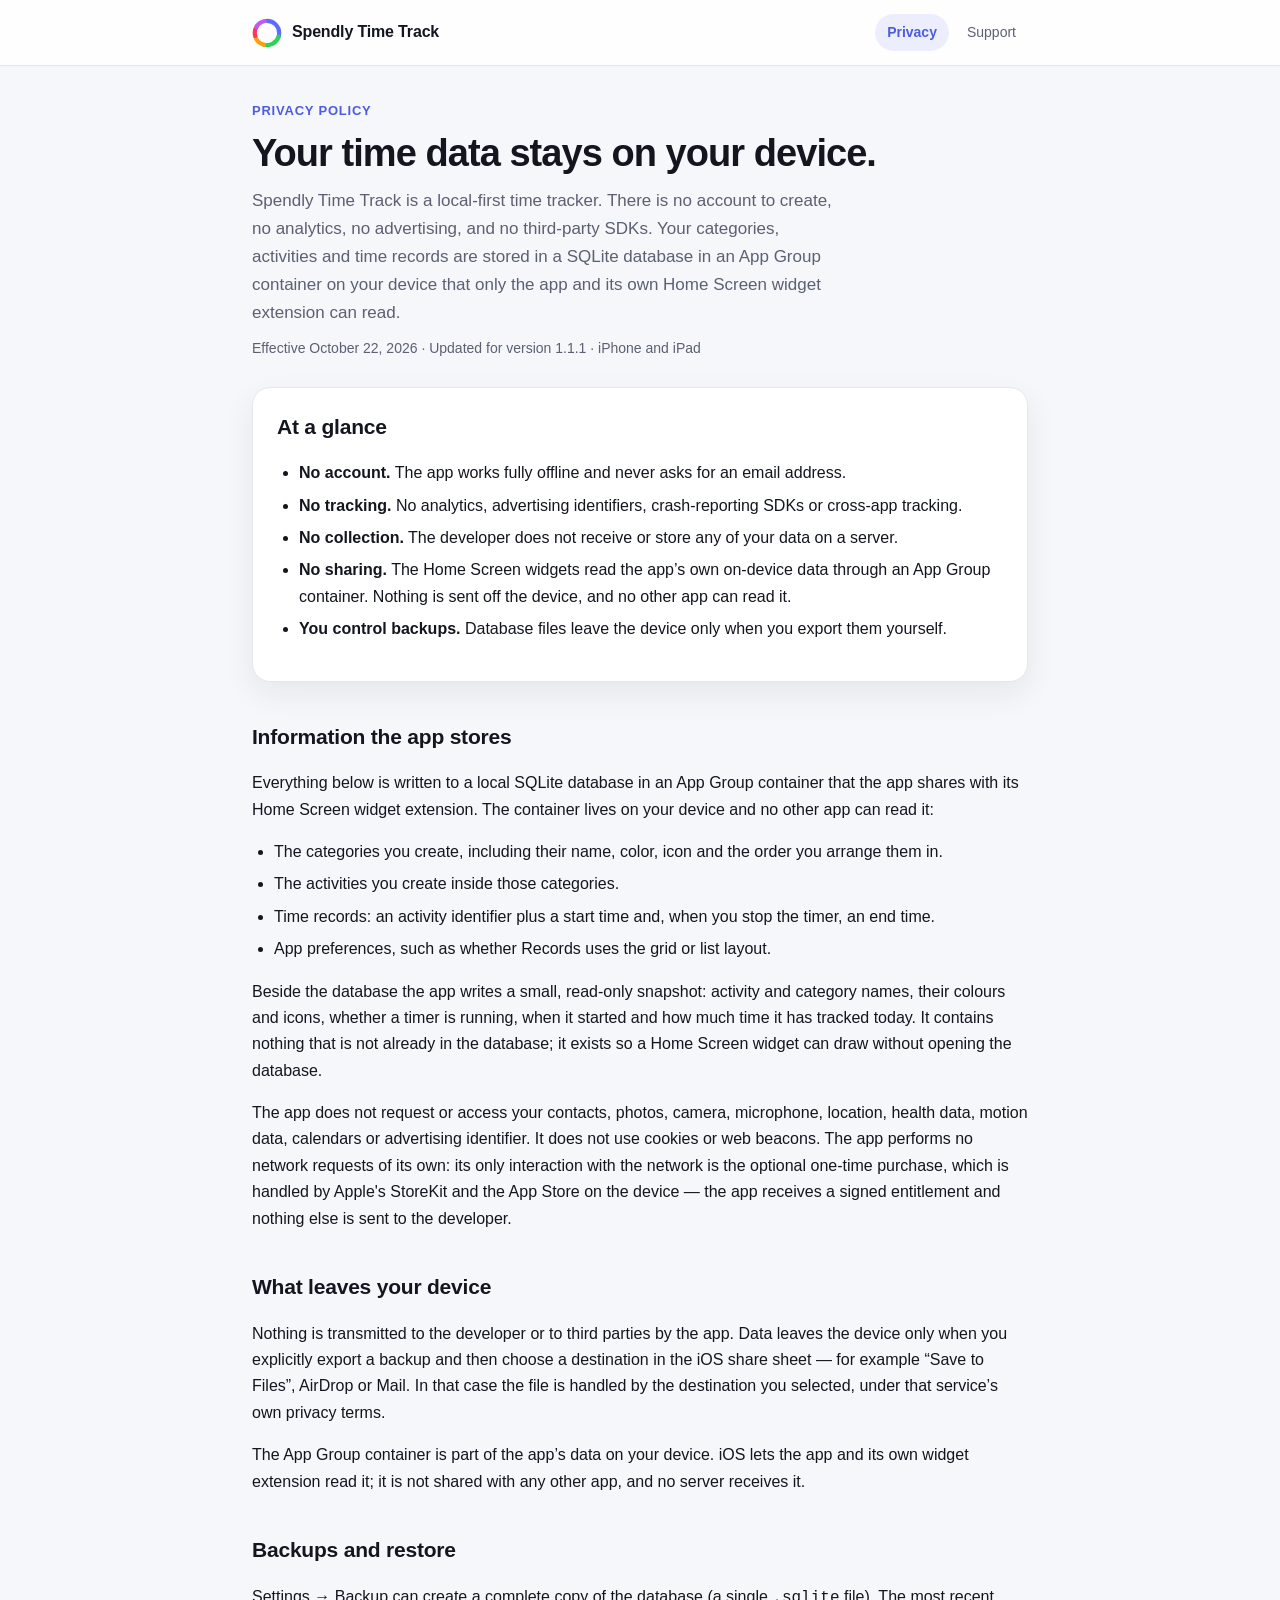
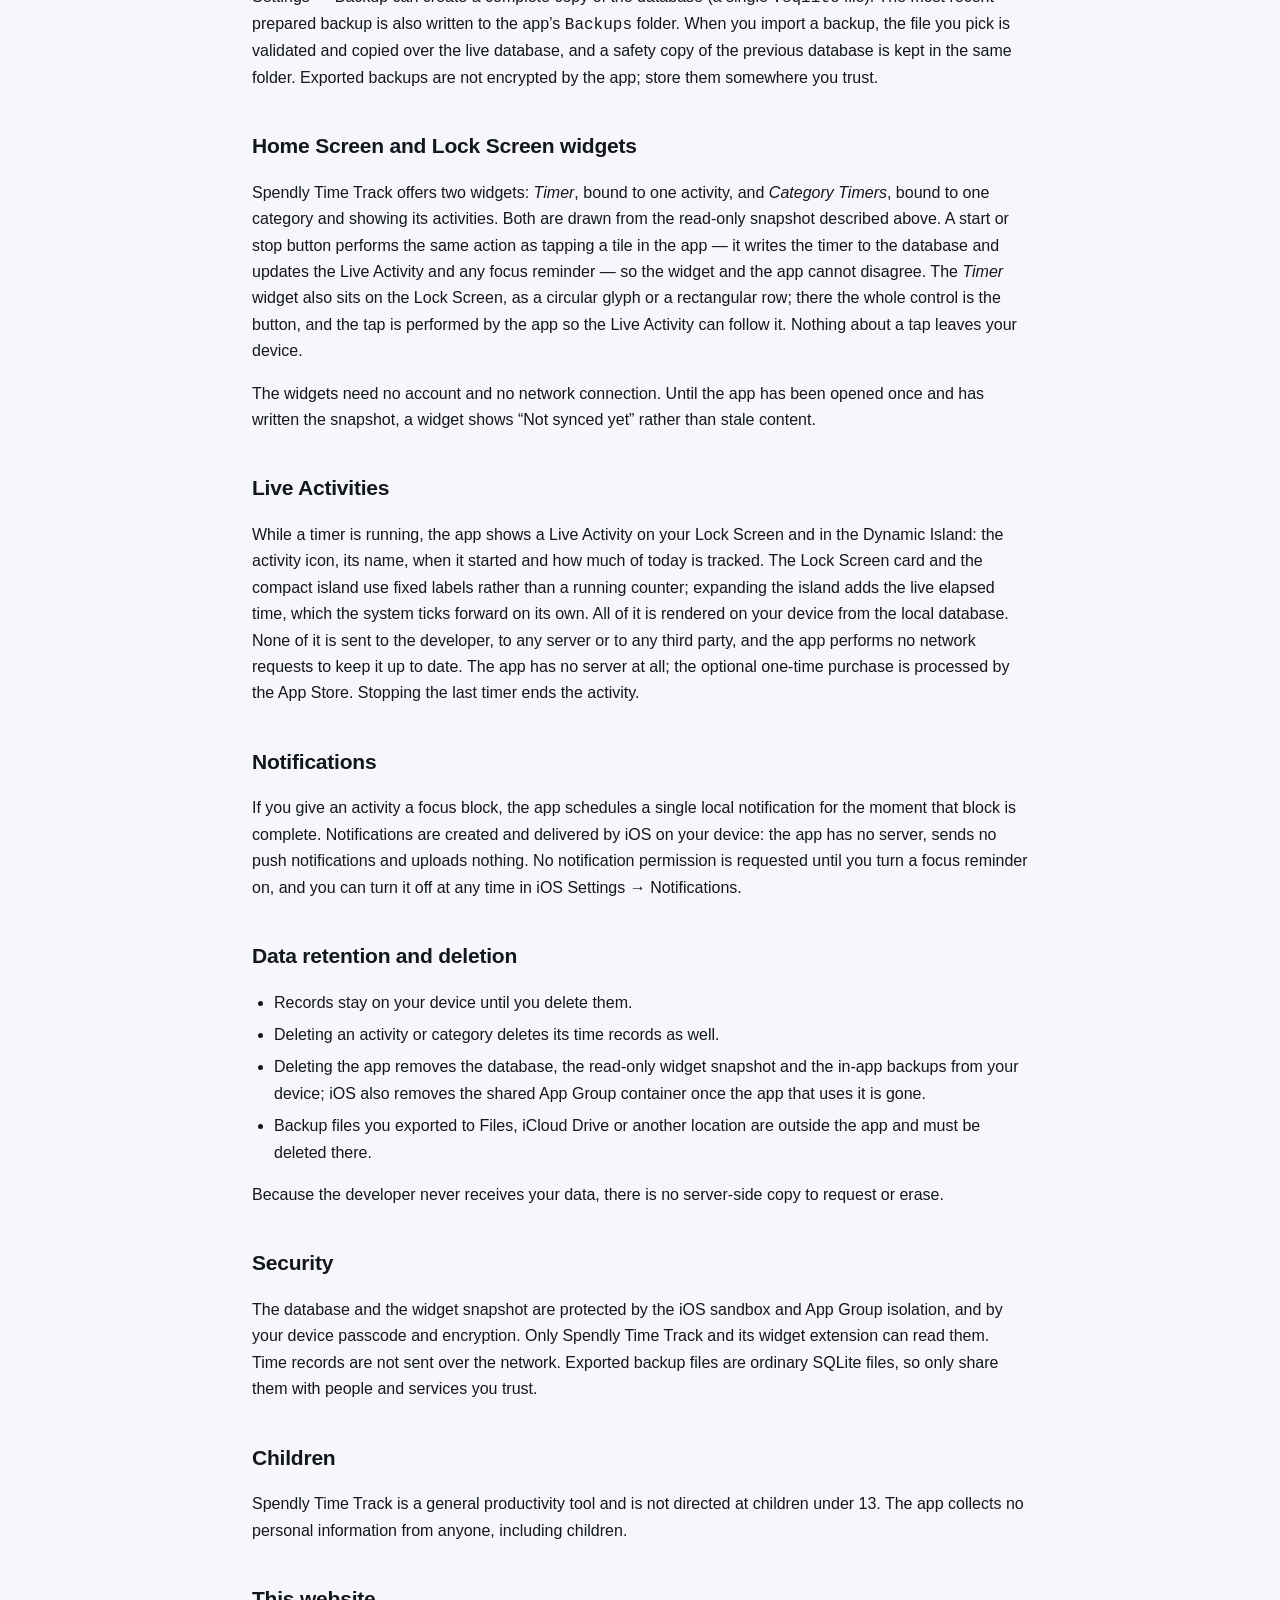
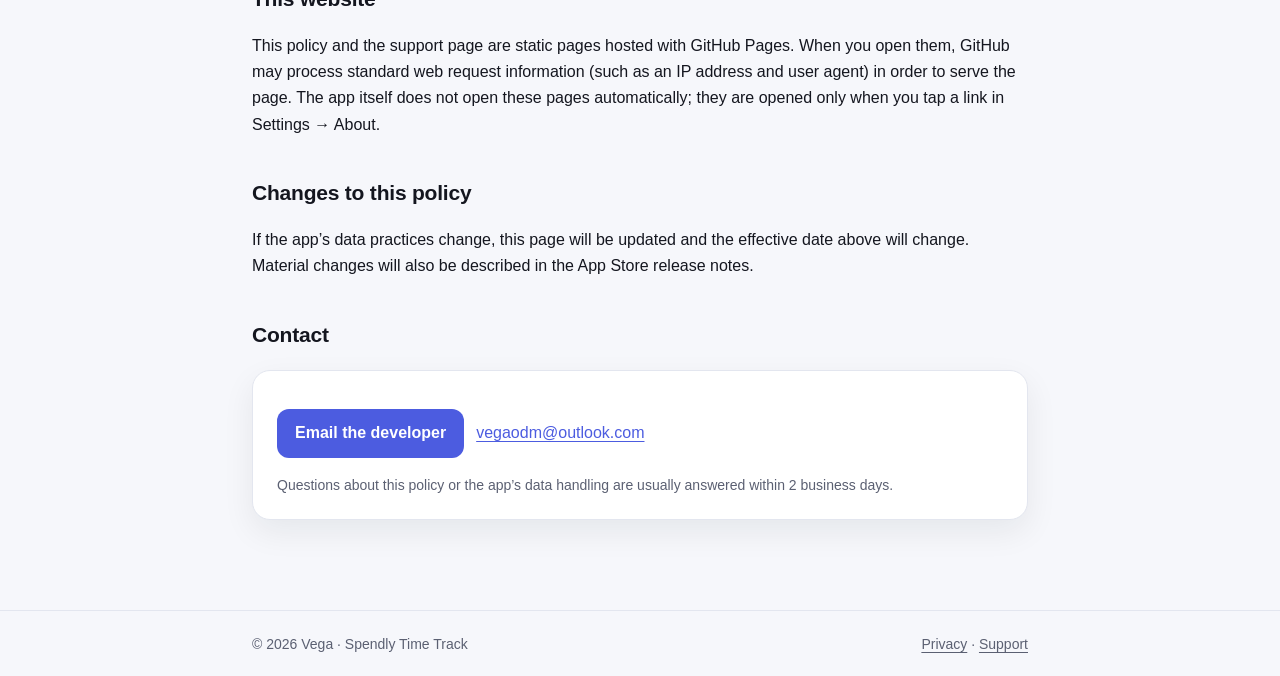
<file: index.html>
<!doctype html>
<html lang="en">
<head>
  <meta charset="utf-8">
  <meta name="viewport" content="width=device-width, initial-scale=1">
  <title>Privacy Policy — Spendly Time Track</title>
  <meta name="description" content="Spendly Time Track privacy policy: all time records stay on your device and are shared only with the app’s own Home Screen widgets. No account, no analytics, no advertising.">
  <link rel="stylesheet" href="assets/style.css">
</head>
<body>
  <a class="skip-link" href="#main">Skip to content</a>

  <header class="site-header">
    <div class="inner">
      <a class="brand" href="index.html">
        <svg viewBox="0 0 64 64" role="img" aria-label="Spendly Time Track">
          <circle cx="32" cy="32" r="26" fill="none" stroke="#5B6CFF" stroke-width="9" stroke-linecap="round"
                  stroke-dasharray="49 164" transform="rotate(-90 32 32)"/>
          <circle cx="32" cy="32" r="26" fill="none" stroke="#30D158" stroke-width="9" stroke-linecap="round"
                  stroke-dasharray="39 174" transform="rotate(18 32 32)"/>
          <circle cx="32" cy="32" r="26" fill="none" stroke="#FF9F0A" stroke-width="9" stroke-linecap="round"
                  stroke-dasharray="29 184" transform="rotate(104 32 32)"/>
          <circle cx="32" cy="32" r="26" fill="none" stroke="#FF375F" stroke-width="9" stroke-linecap="round"
                  stroke-dasharray="22 191" transform="rotate(166 32 32)"/>
          <circle cx="32" cy="32" r="26" fill="none" stroke="#BF5AF2" stroke-width="9" stroke-linecap="round"
                  stroke-dasharray="22 191" transform="rotate(210 32 32)"/>
          <circle cx="32" cy="32" r="2.6" fill="#fff"/>
          <path d="M32 32V19" stroke="#fff" stroke-width="3" stroke-linecap="round"/>
          <path d="M32 32l8 6" stroke="#fff" stroke-width="3" stroke-linecap="round"/>
        </svg>
        Spendly Time Track
      </a>
      <nav class="site-nav" aria-label="Site">
        <a href="index.html" aria-current="page">Privacy</a>
        <a href="support.html">Support</a>
      </nav>
    </div>
  </header>

  <main id="main">
    <div class="hero">
      <p class="eyebrow">Privacy Policy</p>
      <h1>Your time data stays on your device.</h1>
      <p class="lede">
        Spendly Time Track is a local-first time tracker. There is no account to create,
        no analytics, no advertising, and no third-party SDKs. Your categories, activities
        and time records are stored in a SQLite database in an App Group container on your
        device that only the app and its own Home Screen widget extension can read.
      </p>
      <p class="meta">Effective October 22, 2026 · Updated for version 1.1.1 · iPhone and iPad</p>
    </div>

    <div class="card">
      <h2>At a glance</h2>
      <ul>
        <li><strong>No account.</strong> The app works fully offline and never asks for an email address.</li>
        <li><strong>No tracking.</strong> No analytics, advertising identifiers, crash-reporting SDKs or cross-app tracking.</li>
        <li><strong>No collection.</strong> The developer does not receive or store any of your data on a server.</li>
        <li><strong>No sharing.</strong> The Home Screen widgets read the app’s own on-device data through an App Group container. Nothing is sent off the device, and no other app can read it.</li>
        <li><strong>You control backups.</strong> Database files leave the device only when you export them yourself.</li>
      </ul>
    </div>

    <h2>Information the app stores</h2>
    <p>
      Everything below is written to a local SQLite database in an App Group container that the
      app shares with its Home Screen widget extension. The container lives on your device and no
      other app can read it:
    </p>
    <ul>
      <li>The categories you create, including their name, color, icon and the order you arrange them in.</li>
      <li>The activities you create inside those categories.</li>
      <li>Time records: an activity identifier plus a start time and, when you stop the timer, an end time.</li>
      <li>App preferences, such as whether Records uses the grid or list layout.</li>
    </ul>
    <p>
      Beside the database the app writes a small, read-only snapshot: activity and category names,
      their colours and icons, whether a timer is running, when it started and how much time it has
      tracked today. It contains nothing that is not already in the database; it exists so a Home
      Screen widget can draw without opening the database.
    </p>
    <p>
      The app does not request or access your contacts, photos, camera, microphone, location,
      health data, motion data, calendars or advertising identifier. It does not use cookies or
      web beacons. The app performs no network requests of its own: its only interaction with the
      network is the optional one-time purchase, which is handled by Apple's StoreKit and the App
      Store on the device — the app receives a signed entitlement and nothing else is sent to the
      developer.
    </p>

    <h2>What leaves your device</h2>
    <p>
      Nothing is transmitted to the developer or to third parties by the app. Data leaves the
      device only when you explicitly export a backup and then choose a destination in the iOS
      share sheet — for example “Save to Files”, AirDrop or Mail. In that case the file is handled
      by the destination you selected, under that service’s own privacy terms.
    </p>
    <p>
      The App Group container is part of the app’s data on your device. iOS lets the app and its
      own widget extension read it; it is not shared with any other app, and no server receives it.
    </p>

    <h2>Backups and restore</h2>
    <p>
      Settings → Backup can create a complete copy of the database (a single <code>.sqlite</code> file).
      The most recent prepared backup is also written to the app’s <code>Backups</code> folder.
      When you import a backup, the file you pick is validated and copied over the live database,
      and a safety copy of the previous database is kept in the same folder. Exported backups are
      not encrypted by the app; store them somewhere you trust.
    </p>

    <h2>Home Screen and Lock Screen widgets</h2>
    <p>
      Spendly Time Track offers two widgets: <em>Timer</em>, bound to one activity, and
      <em>Category Timers</em>, bound to one category and showing its activities. Both are drawn
      from the read-only snapshot described above. A start or stop button performs the same action
      as tapping a tile in the app — it writes the timer to the database and updates the Live
      Activity and any focus reminder — so the widget and the app cannot disagree. The <em>Timer</em>
      widget also sits on the Lock Screen, as a circular glyph or a rectangular row; there the whole
      control is the button, and the tap is performed by the app so the Live Activity can follow it.
      Nothing about a tap leaves your device.
    </p>
    <p>
      The widgets need no account and no network connection. Until the app has been opened once and
      has written the snapshot, a widget shows “Not synced yet” rather than stale content.
    </p>

    <h2>Live Activities</h2>
    <p>
      While a timer is running, the app shows a Live Activity on your Lock Screen and in the
      Dynamic Island: the activity icon, its name, when it started and how much of today is
      tracked. The Lock Screen card and the compact island use fixed labels rather than a running
      counter; expanding the island adds the live elapsed time, which the system ticks forward on
      its own. All of it is rendered on your device from the local database. None of it is sent to
      the developer, to any server or to any third party, and the app performs no network requests
      to keep it up to date. The app has no server at all; the optional one-time purchase is
      processed by the App Store. Stopping the last timer ends the activity.
    </p>

    <h2>Notifications</h2>
    <p>
      If you give an activity a focus block, the app schedules a single local notification for the
      moment that block is complete. Notifications are created and delivered by iOS on your device:
      the app has no server, sends no push notifications and uploads nothing. No notification
      permission is requested until you turn a focus reminder on, and you can turn it off at any time
      in iOS Settings → Notifications.
    </p>

    <h2>Data retention and deletion</h2>
    <ul>
      <li>Records stay on your device until you delete them.</li>
      <li>Deleting an activity or category deletes its time records as well.</li>
      <li>Deleting the app removes the database, the read-only widget snapshot and the in-app backups from your device; iOS also removes the shared App Group container once the app that uses it is gone.</li>
      <li>Backup files you exported to Files, iCloud Drive or another location are outside the app and must be deleted there.</li>
    </ul>
    <p>Because the developer never receives your data, there is no server-side copy to request or erase.</p>

    <h2>Security</h2>
    <p>
      The database and the widget snapshot are protected by the iOS sandbox and App Group
      isolation, and by your device passcode and encryption. Only Spendly Time Track and its widget
      extension can read them. Time records are not sent over the network. Exported backup files are
      ordinary SQLite files, so only share them with people and services you trust.
    </p>

    <h2>Children</h2>
    <p>
      Spendly Time Track is a general productivity tool and is not directed at children under 13.
      The app collects no personal information from anyone, including children.
    </p>

    <h2>This website</h2>
    <p>
      This policy and the support page are static pages hosted with GitHub Pages. When you open
      them, GitHub may process standard web request information (such as an IP address and user
      agent) in order to serve the page. The app itself does not open these pages automatically;
      they are opened only when you tap a link in Settings → About.
    </p>

    <h2>Changes to this policy</h2>
    <p>
      If the app’s data practices change, this page will be updated and the effective date above
      will change. Material changes will also be described in the App Store release notes.
    </p>

    <h2>Contact</h2>
    <div class="card">
      <p class="contact">
        <a class="button" href="mailto:vegaodm@outlook.com?subject=Spendly%20Time%20Track%20Privacy">Email the developer</a>
        <span><a href="mailto:vegaodm@outlook.com">vegaodm@outlook.com</a></span>
      </p>
      <p class="meta">Questions about this policy or the app’s data handling are usually answered within 2 business days.</p>
    </div>
  </main>

  <footer>
    <div class="inner">
      <span>© 2026 Vega · Spendly Time Track</span>
      <span><a href="index.html">Privacy</a> · <a href="support.html">Support</a></span>
    </div>
  </footer>
</body>
</html>
</file>
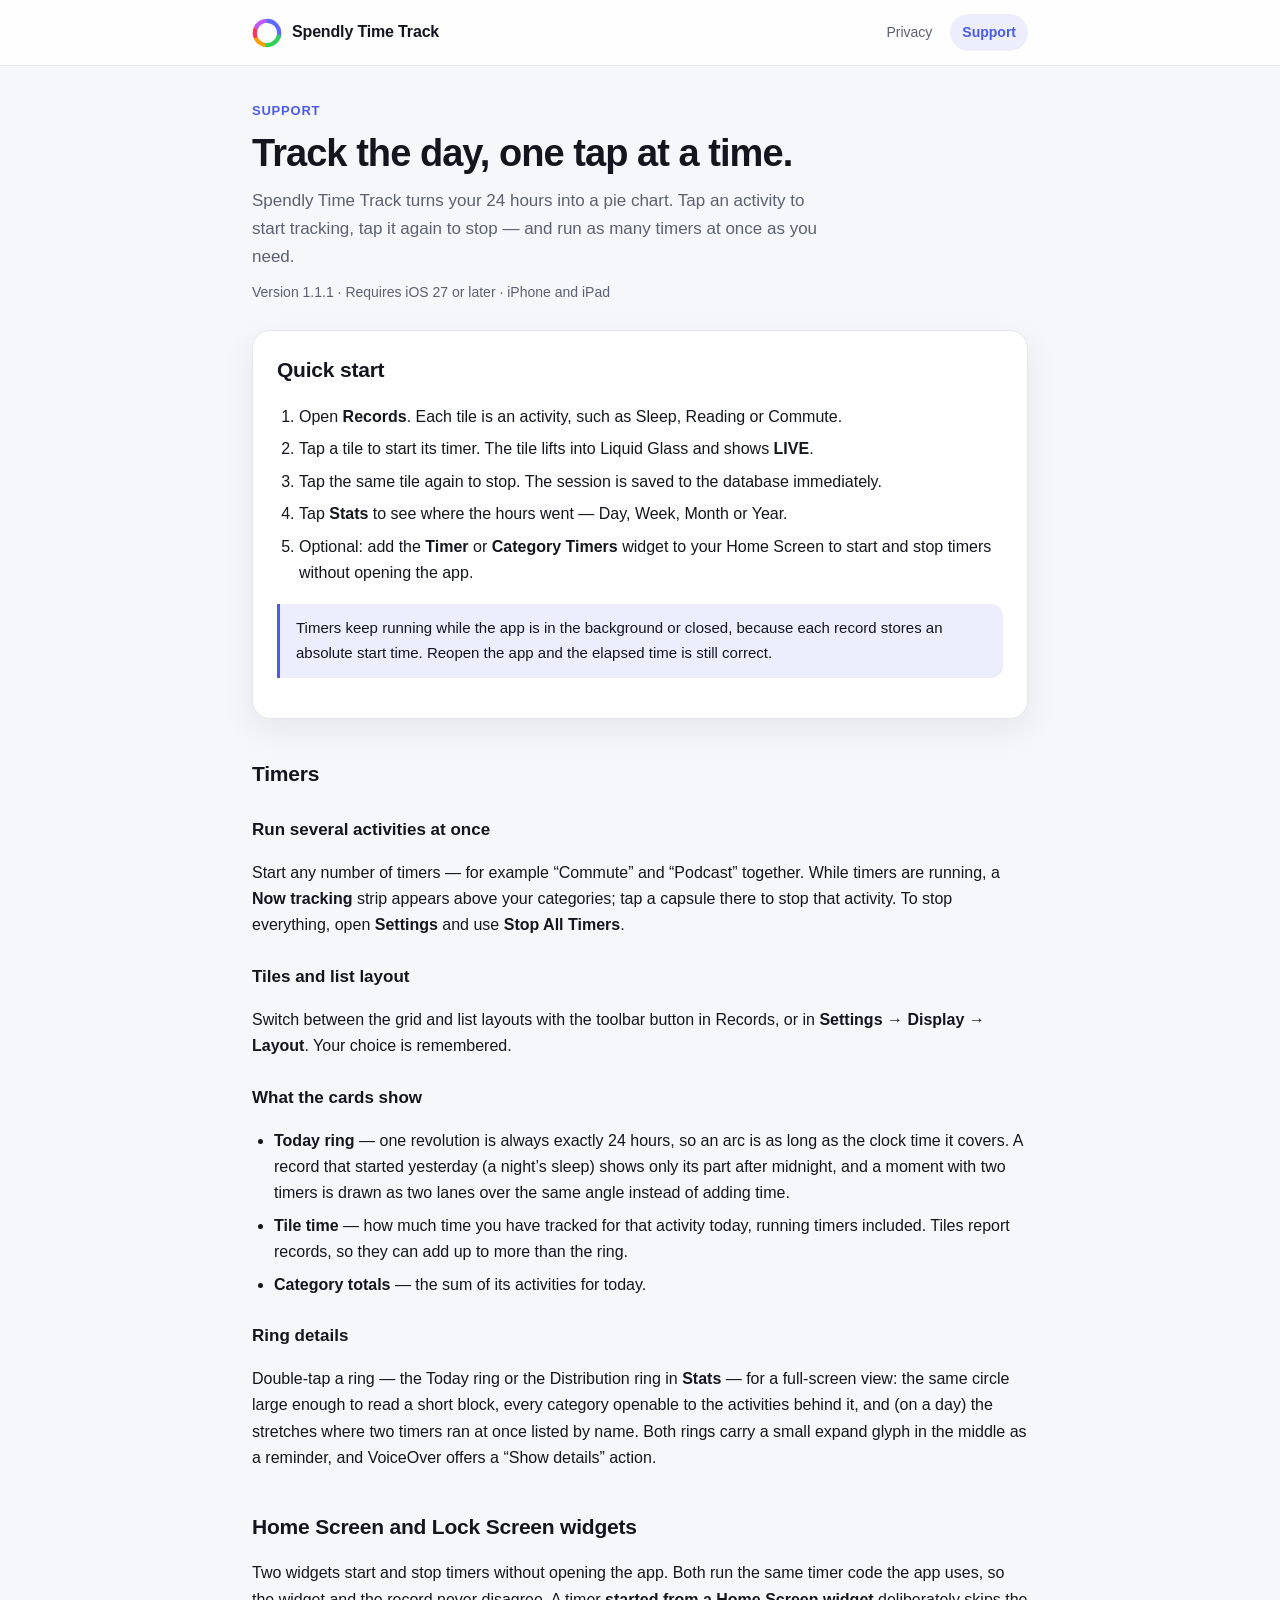
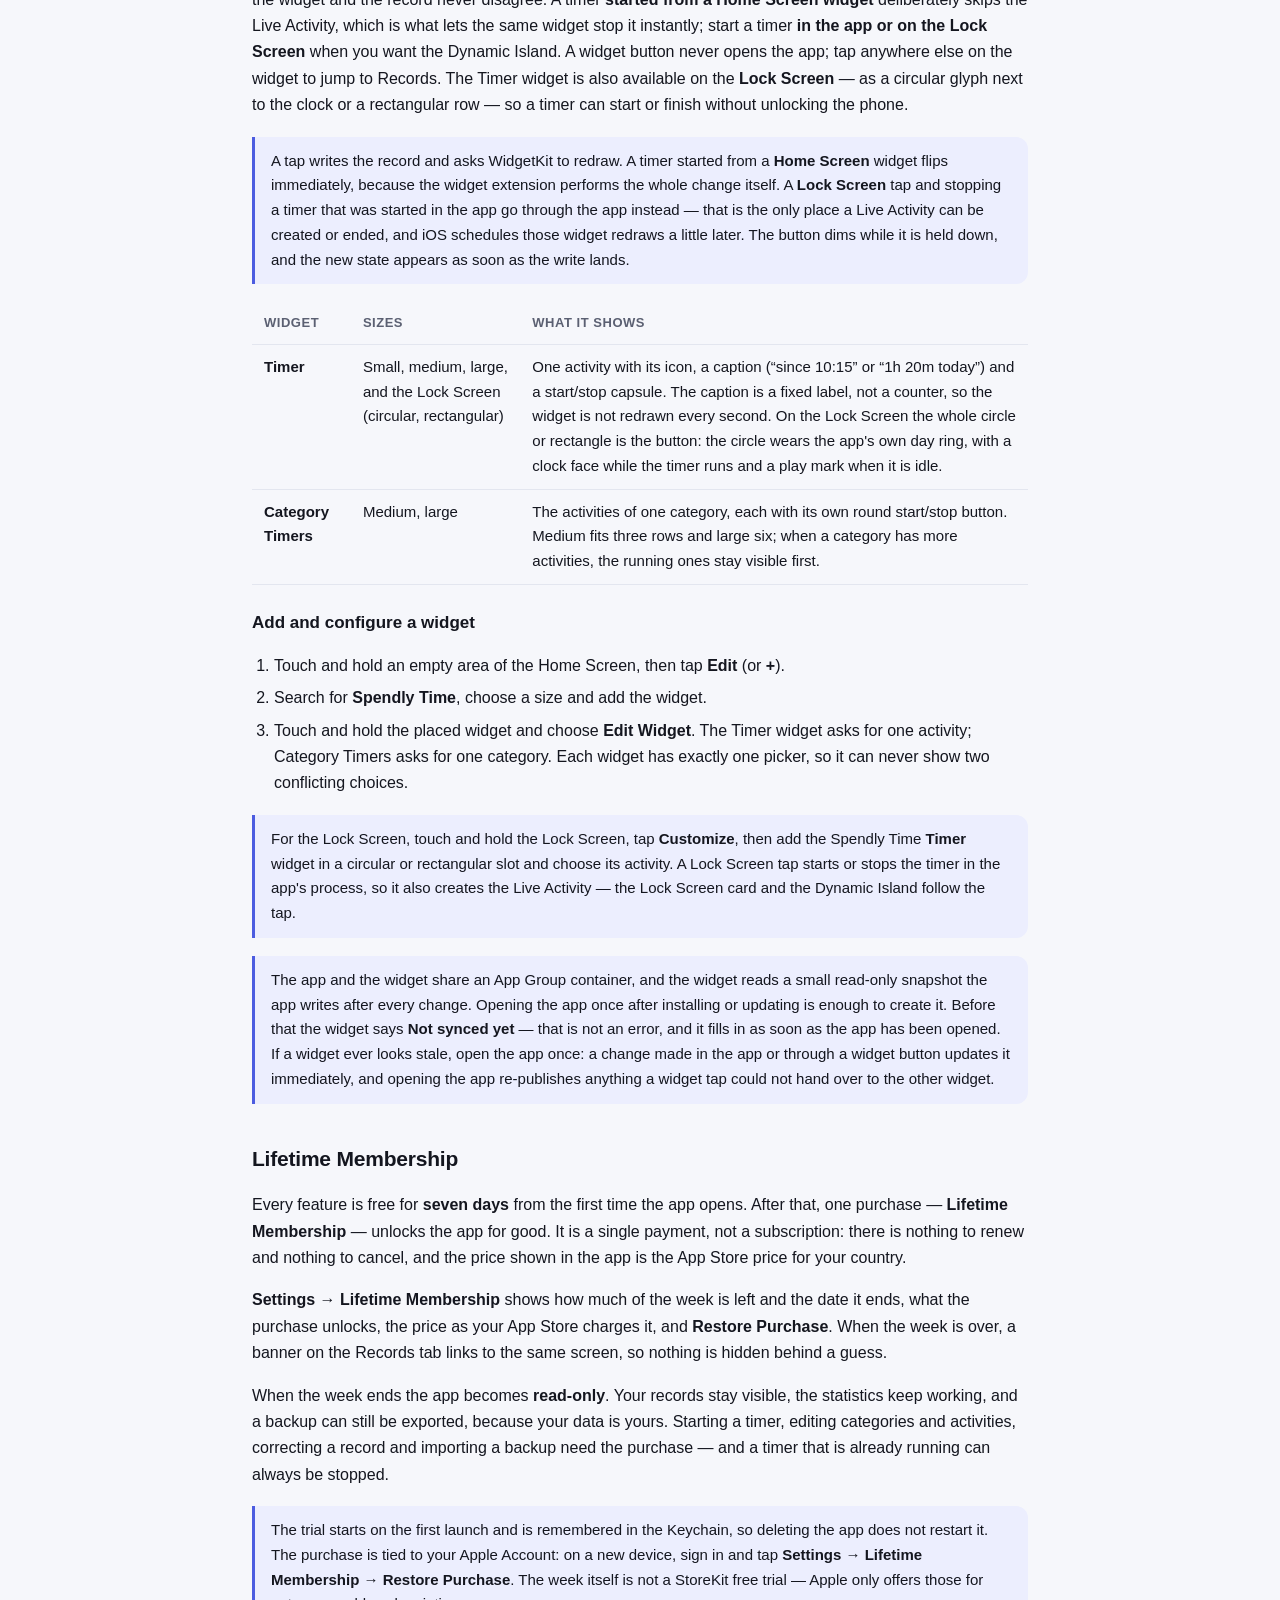
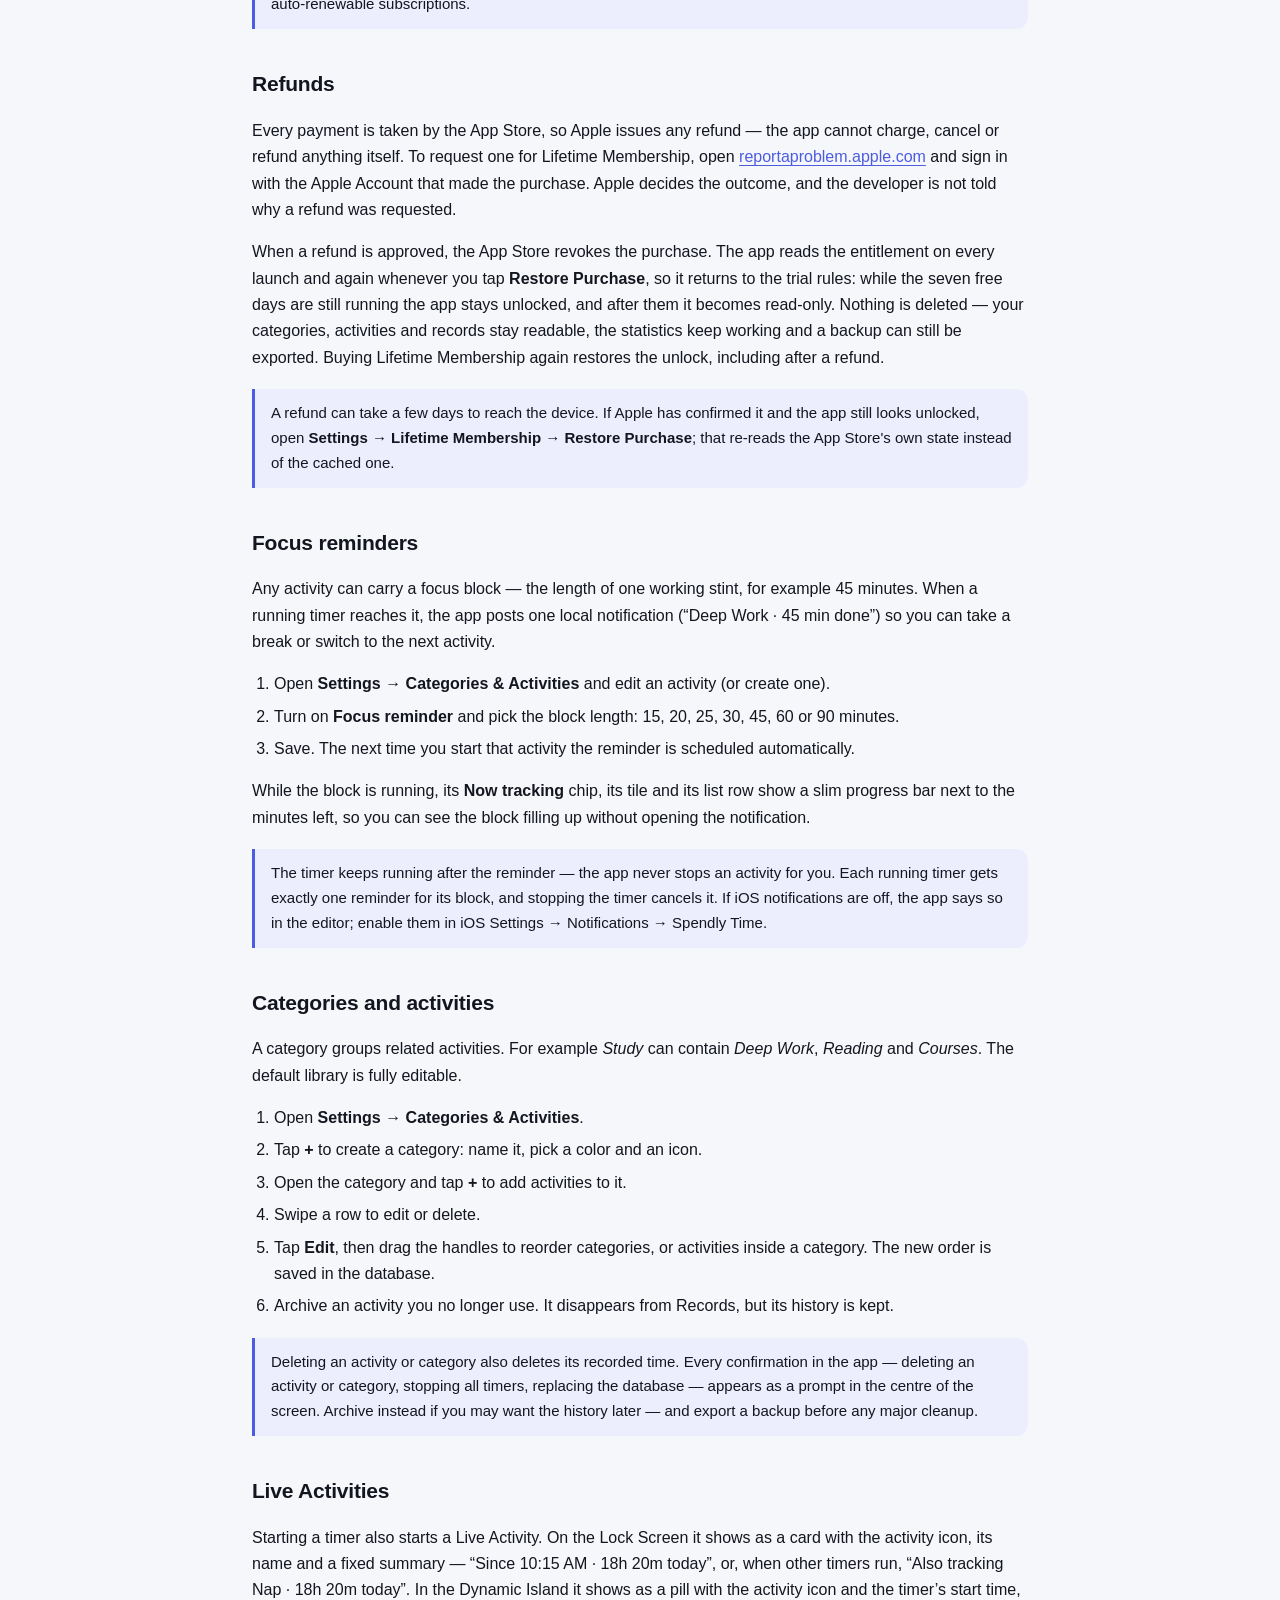
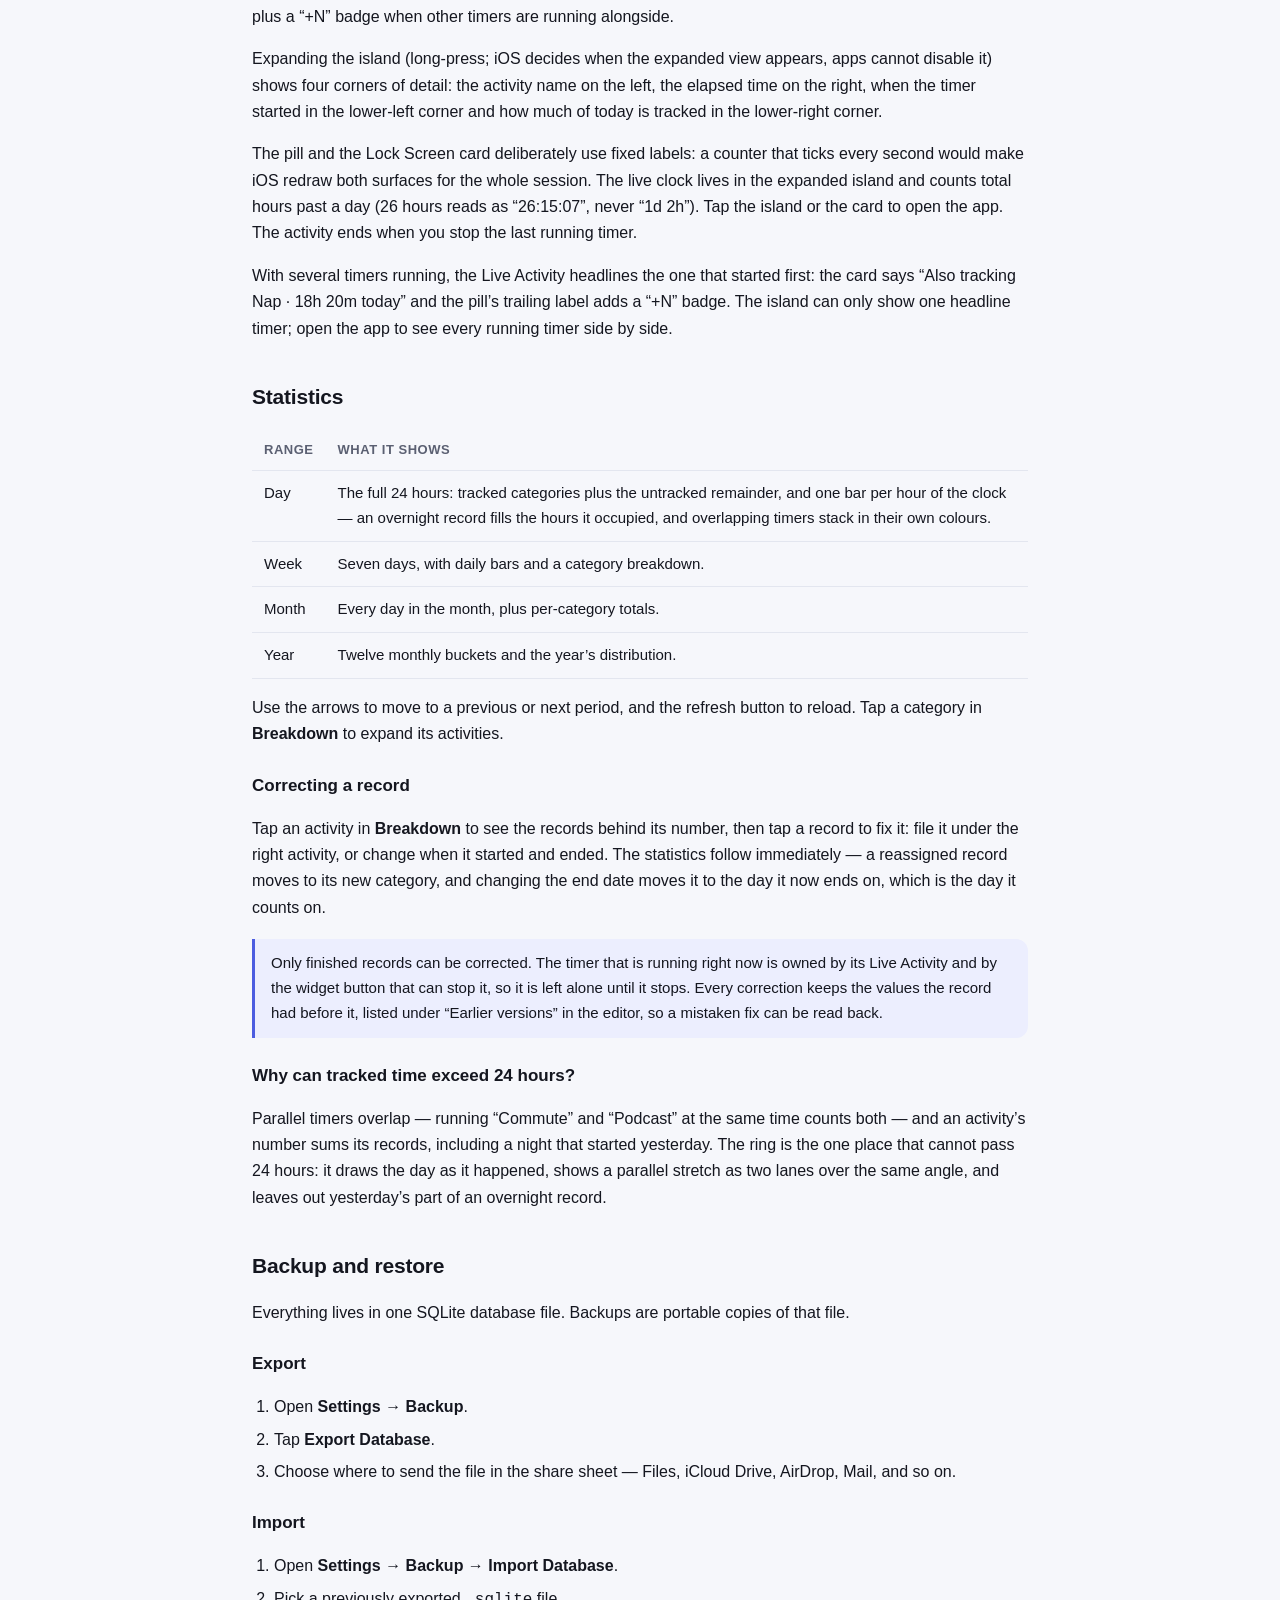
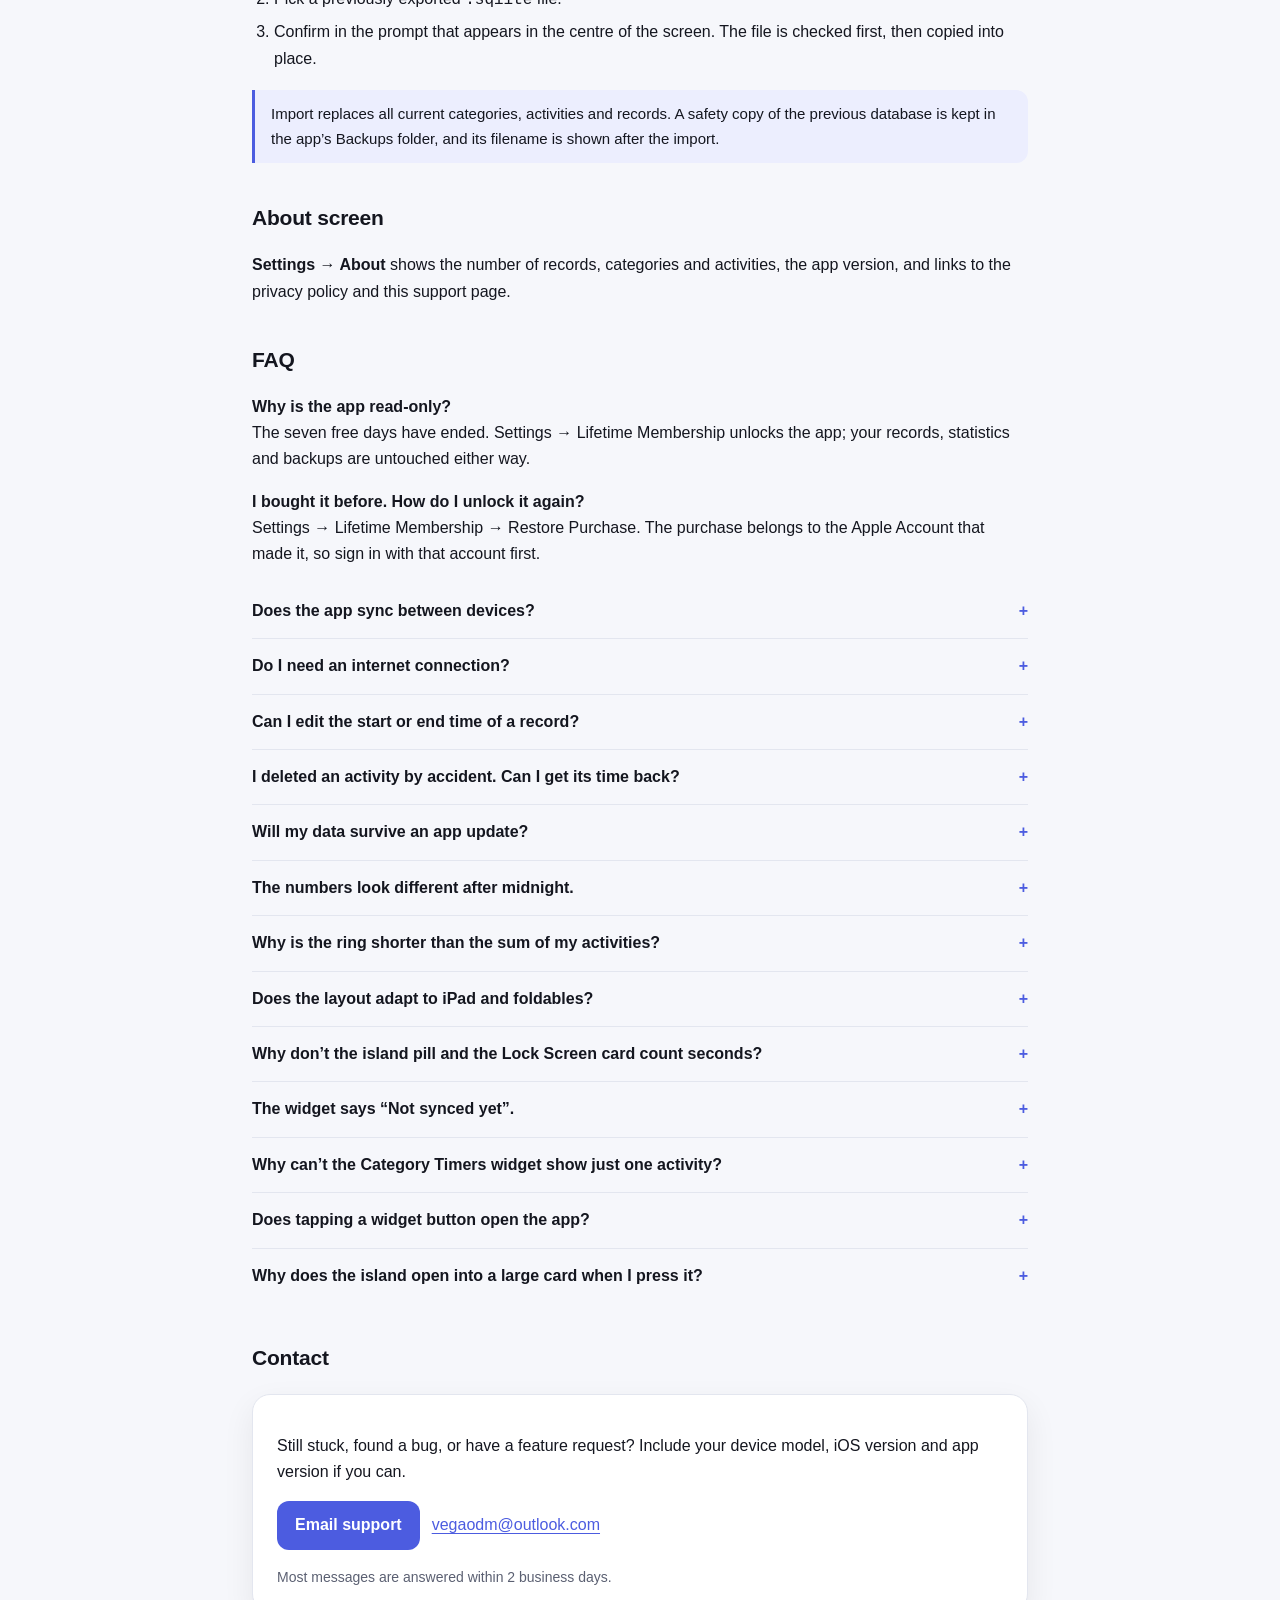
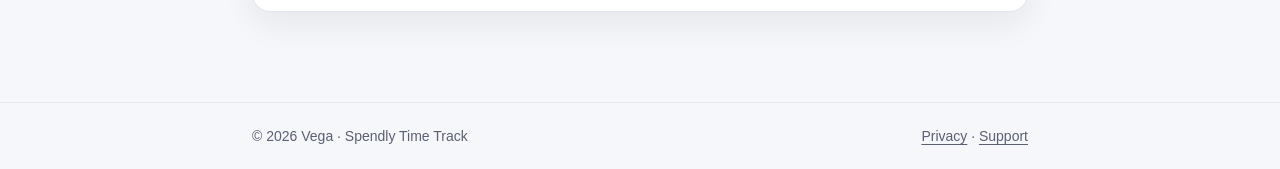
<file: support.html>
<!doctype html>
<html lang="en">
<head>
  <meta charset="utf-8">
  <meta name="viewport" content="width=device-width, initial-scale=1">
  <title>Support — Spendly Time Track</title>
  <meta name="description" content="Help for Spendly Time Track: starting timers, Home Screen widgets, the Live Activity and Dynamic Island, reordering categories and activities, statistics, and database backup and restore.">
  <link rel="stylesheet" href="assets/style.css">
</head>
<body>
  <a class="skip-link" href="#main">Skip to content</a>

  <header class="site-header">
    <div class="inner">
      <a class="brand" href="index.html">
        <svg viewBox="0 0 64 64" role="img" aria-label="Spendly Time Track">
          <circle cx="32" cy="32" r="26" fill="none" stroke="#5B6CFF" stroke-width="9" stroke-linecap="round"
                  stroke-dasharray="49 164" transform="rotate(-90 32 32)"/>
          <circle cx="32" cy="32" r="26" fill="none" stroke="#30D158" stroke-width="9" stroke-linecap="round"
                  stroke-dasharray="39 174" transform="rotate(18 32 32)"/>
          <circle cx="32" cy="32" r="26" fill="none" stroke="#FF9F0A" stroke-width="9" stroke-linecap="round"
                  stroke-dasharray="29 184" transform="rotate(104 32 32)"/>
          <circle cx="32" cy="32" r="26" fill="none" stroke="#FF375F" stroke-width="9" stroke-linecap="round"
                  stroke-dasharray="22 191" transform="rotate(166 32 32)"/>
          <circle cx="32" cy="32" r="26" fill="none" stroke="#BF5AF2" stroke-width="9" stroke-linecap="round"
                  stroke-dasharray="22 191" transform="rotate(210 32 32)"/>
          <circle cx="32" cy="32" r="2.6" fill="#fff"/>
          <path d="M32 32V19" stroke="#fff" stroke-width="3" stroke-linecap="round"/>
          <path d="M32 32l8 6" stroke="#fff" stroke-width="3" stroke-linecap="round"/>
        </svg>
        Spendly Time Track
      </a>
      <nav class="site-nav" aria-label="Site">
        <a href="index.html">Privacy</a>
        <a href="support.html" aria-current="page">Support</a>
      </nav>
    </div>
  </header>

  <main id="main">
    <div class="hero">
      <p class="eyebrow">Support</p>
      <h1>Track the day, one tap at a time.</h1>
      <p class="lede">
        Spendly Time Track turns your 24 hours into a pie chart. Tap an activity to start
        tracking, tap it again to stop — and run as many timers at once as you need.
      </p>
      <p class="meta">Version 1.1.1 · Requires iOS 27 or later · iPhone and iPad</p>
    </div>

    <div class="card">
      <h2>Quick start</h2>
      <ol>
        <li>Open <strong>Records</strong>. Each tile is an activity, such as Sleep, Reading or Commute.</li>
        <li>Tap a tile to start its timer. The tile lifts into Liquid Glass and shows <strong>LIVE</strong>.</li>
        <li>Tap the same tile again to stop. The session is saved to the database immediately.</li>
        <li>Tap <strong>Stats</strong> to see where the hours went — Day, Week, Month or Year.</li>
        <li>Optional: add the <strong>Timer</strong> or <strong>Category Timers</strong> widget to your Home Screen to start and stop timers without opening the app.</li>
      </ol>
      <p class="note">
        Timers keep running while the app is in the background or closed, because each record stores
        an absolute start time. Reopen the app and the elapsed time is still correct.
      </p>
    </div>

    <h2>Timers</h2>
    <h3>Run several activities at once</h3>
    <p>
      Start any number of timers — for example “Commute” and “Podcast” together. While timers are
      running, a <strong>Now tracking</strong> strip appears above your categories; tap a capsule
      there to stop that activity. To stop everything, open <strong>Settings</strong> and use
      <strong>Stop All Timers</strong>.
    </p>
    <h3>Tiles and list layout</h3>
    <p>
      Switch between the grid and list layouts with the toolbar button in Records, or in
      <strong>Settings → Display → Layout</strong>. Your choice is remembered.
    </p>
    <h3>What the cards show</h3>
    <ul>
      <li><strong>Today ring</strong> — one revolution is always exactly 24 hours, so an arc is as long as the clock time it covers. A record that started yesterday (a night’s sleep) shows only its part after midnight, and a moment with two timers is drawn as two lanes over the same angle instead of adding time.</li>
      <li><strong>Tile time</strong> — how much time you have tracked for that activity today, running timers included. Tiles report records, so they can add up to more than the ring.</li>
      <li><strong>Category totals</strong> — the sum of its activities for today.</li>
    </ul>
    <h3>Ring details</h3>
    <p>
      Double-tap a ring — the Today ring or the Distribution ring in <strong>Stats</strong> — for a
      full-screen view: the same circle large enough to read a short block, every category openable
      to the activities behind it, and (on a day) the stretches where two timers ran at once listed
      by name. Both rings carry a small expand glyph in the middle as a reminder, and VoiceOver
      offers a “Show details” action.
    </p>

    <h2>Home Screen and Lock Screen widgets</h2>
    <p>
      Two widgets start and stop timers without opening the app. Both run the same timer code the app
      uses, so the widget and the record never disagree. A timer <strong>started from a Home Screen
      widget</strong> deliberately skips the Live Activity, which is what lets the same widget stop it
      instantly; start a timer <strong>in the app or on the Lock Screen</strong> when you want the
      Dynamic Island. A widget button never opens the app; tap anywhere else on the widget to jump to
      Records. The Timer widget is also available on the <strong>Lock Screen</strong> — as a circular
      glyph next to the clock or a rectangular row — so a timer can start or finish without unlocking
      the phone.
    </p>
    <p class="note">
      A tap writes the record and asks WidgetKit to redraw. A timer started from a
      <strong>Home Screen</strong> widget flips immediately, because the widget extension performs the
      whole change itself. A <strong>Lock Screen</strong> tap and stopping a timer that was started in
      the app go through the app instead — that is the only place a Live Activity can be created or
      ended, and iOS schedules those widget redraws a little later. The button dims while it is held
      down, and the new state appears as soon as the write lands.
    </p>
    <table>
      <thead>
        <tr><th>Widget</th><th>Sizes</th><th>What it shows</th></tr>
      </thead>
      <tbody>
        <tr>
          <td><strong>Timer</strong></td>
          <td>Small, medium, large, and the Lock Screen (circular, rectangular)</td>
          <td>One activity with its icon, a caption (“since 10:15” or “1h 20m today”) and a
          start/stop capsule. The caption is a fixed label, not a counter, so the widget is not
          redrawn every second. On the Lock Screen the whole circle or rectangle is the button:
          the circle wears the app's own day ring, with a clock face while the timer runs and a
          play mark when it is idle.</td>
        </tr>
        <tr>
          <td><strong>Category Timers</strong></td>
          <td>Medium, large</td>
          <td>The activities of one category, each with its own round start/stop button. Medium fits
          three rows and large six; when a category has more activities, the running ones stay
          visible first.</td>
        </tr>
      </tbody>
    </table>
    <h3>Add and configure a widget</h3>
    <ol>
      <li>Touch and hold an empty area of the Home Screen, then tap <strong>Edit</strong> (or <strong>+</strong>).</li>
      <li>Search for <strong>Spendly Time</strong>, choose a size and add the widget.</li>
      <li>Touch and hold the placed widget and choose <strong>Edit Widget</strong>. The Timer widget asks
      for one activity; Category Timers asks for one category. Each widget has exactly one picker,
      so it can never show two conflicting choices.</li>
    </ol>
    <p class="note">
      For the Lock Screen, touch and hold the Lock Screen, tap <strong>Customize</strong>, then add the
      Spendly Time <strong>Timer</strong> widget in a circular or rectangular slot and choose its activity.
      A Lock Screen tap starts or stops the timer in the app's process, so it also creates the Live
      Activity — the Lock Screen card and the Dynamic Island follow the tap.
    </p>
    <p class="note">
      The app and the widget share an App Group container, and the widget reads a small read-only
      snapshot the app writes after every change. Opening the app once after installing or updating
      is enough to create it. Before that the widget says <strong>Not synced yet</strong> — that is
      not an error, and it fills in as soon as the app has been opened. If a widget ever looks
      stale, open the app once: a change made in the app or through a widget button updates it
      immediately, and opening the app re-publishes anything a widget tap could not hand over to the
      other widget.
    </p>

    <h2>Lifetime Membership</h2>
    <p>
      Every feature is free for <strong>seven days</strong> from the first time the app opens. After
      that, one purchase — <strong>Lifetime Membership</strong> — unlocks the app for good. It is a
      single payment, not a subscription: there is nothing to renew and nothing to cancel, and the
      price shown in the app is the App Store price for your country.
    </p>
    <p>
      <strong>Settings → Lifetime Membership</strong> shows how much of the week is left and the date
      it ends, what the purchase unlocks, the price as your App Store charges it, and
      <strong>Restore Purchase</strong>. When the week is over, a banner on the Records tab links to
      the same screen, so nothing is hidden behind a guess.
    </p>
    <p>
      When the week ends the app becomes <strong>read-only</strong>. Your records stay visible, the
      statistics keep working, and a backup can still be exported, because your data is yours.
      Starting a timer, editing categories and activities, correcting a record and importing a backup
      need the purchase — and a timer that is already running can always be stopped.
    </p>
    <p class="note">
      The trial starts on the first launch and is remembered in the Keychain, so deleting the app
      does not restart it. The purchase is tied to your Apple Account: on a new device, sign in and
      tap <strong>Settings → Lifetime Membership → Restore Purchase</strong>. The week itself is not
      a StoreKit free trial — Apple only offers those for auto-renewable subscriptions.
    </p>

    <h2>Refunds</h2>
    <p>
      Every payment is taken by the App Store, so Apple issues any refund — the app cannot charge,
      cancel or refund anything itself. To request one for Lifetime Membership, open
      <a href="https://reportaproblem.apple.com">reportaproblem.apple.com</a> and sign in with the
      Apple Account that made the purchase. Apple decides the outcome, and the developer is not told
      why a refund was requested.
    </p>
    <p>
      When a refund is approved, the App Store revokes the purchase. The app reads the entitlement on
      every launch and again whenever you tap <strong>Restore Purchase</strong>, so it returns to the
      trial rules: while the seven free days are still running the app stays unlocked, and after them
      it becomes read-only. Nothing is deleted — your categories, activities and records stay
      readable, the statistics keep working and a backup can still be exported. Buying Lifetime
      Membership again restores the unlock, including after a refund.
    </p>
    <p class="note">
      A refund can take a few days to reach the device. If Apple has confirmed it and the app still
      looks unlocked, open <strong>Settings → Lifetime Membership → Restore Purchase</strong>; that
      re-reads the App Store's own state instead of the cached one.
    </p>

    <h2>Focus reminders</h2>
    <p>
      Any activity can carry a focus block — the length of one working stint, for example 45 minutes.
      When a running timer reaches it, the app posts one local notification (“Deep Work · 45 min
      done”) so you can take a break or switch to the next activity.
    </p>
    <ol>
      <li>Open <strong>Settings → Categories &amp; Activities</strong> and edit an activity (or create one).</li>
      <li>Turn on <strong>Focus reminder</strong> and pick the block length: 15, 20, 25, 30, 45, 60 or 90 minutes.</li>
      <li>Save. The next time you start that activity the reminder is scheduled automatically.</li>
    </ol>
    <p>
      While the block is running, its <strong>Now tracking</strong> chip, its tile and its list row
      show a slim progress bar next to the minutes left, so you can see the block filling up without
      opening the notification.
    </p>
    <p class="note">
      The timer keeps running after the reminder — the app never stops an activity for you. Each
      running timer gets exactly one reminder for its block, and stopping the timer cancels it.
      If iOS notifications are off, the app says so in the editor; enable them in
      iOS Settings → Notifications → Spendly Time.
    </p>

    <h2>Categories and activities</h2>
    <p>
      A category groups related activities. For example <em>Study</em> can contain
      <em>Deep Work</em>, <em>Reading</em> and <em>Courses</em>. The default library is fully editable.
    </p>
    <ol>
      <li>Open <strong>Settings → Categories &amp; Activities</strong>.</li>
      <li>Tap <strong>+</strong> to create a category: name it, pick a color and an icon.</li>
      <li>Open the category and tap <strong>+</strong> to add activities to it.</li>
      <li>Swipe a row to edit or delete.</li>
      <li>Tap <strong>Edit</strong>, then drag the handles to reorder categories, or activities inside a category. The new order is saved in the database.</li>
      <li>Archive an activity you no longer use. It disappears from Records, but its history is kept.</li>
    </ol>
    <p class="note">
      Deleting an activity or category also deletes its recorded time. Every confirmation in the app
      — deleting an activity or category, stopping all timers, replacing the database — appears as a
      prompt in the centre of the screen.
      Archive instead if you may want the history later — and export a backup before any major
      cleanup.
    </p>

    <h2>Live Activities</h2>
    <p>
      Starting a timer also starts a Live Activity. On the Lock Screen it shows as a card with the
      activity icon, its name and a fixed summary — “Since 10:15 AM · 18h 20m today”, or, when
      other timers run, “Also tracking Nap · 18h 20m today”. In the Dynamic Island it shows as a
      pill with the activity icon and the timer’s start time, plus a “+N” badge when other timers
      are running alongside.
    </p>
    <p>
      Expanding the island (long-press; iOS decides when the expanded view appears, apps cannot
      disable it) shows four corners of detail: the activity name on the left, the elapsed time on
      the right, when the timer started in the lower-left corner and how much of today is tracked in
      the lower-right corner.
    </p>
    <p>
      The pill and the Lock Screen card deliberately use fixed labels: a counter that ticks every
      second would make iOS redraw both surfaces for the whole session. The live clock lives in the
      expanded island and counts total hours past a day (26 hours reads as “26:15:07”, never
      “1d 2h”). Tap the island or the card to open the app. The activity ends when you stop the last
      running timer.
    </p>
    <p>
      With several timers running, the Live Activity headlines the one that started first: the card
      says “Also tracking Nap · 18h 20m today” and the pill’s trailing label adds a “+N” badge. The
      island can only show one headline timer; open the app to see every running timer side by side.
    </p>

    <h2>Statistics</h2>
    <table>
      <thead>
        <tr><th>Range</th><th>What it shows</th></tr>
      </thead>
      <tbody>
        <tr><td>Day</td><td>The full 24 hours: tracked categories plus the untracked remainder, and one bar per hour of the clock — an overnight record fills the hours it occupied, and overlapping timers stack in their own colours.</td></tr>
        <tr><td>Week</td><td>Seven days, with daily bars and a category breakdown.</td></tr>
        <tr><td>Month</td><td>Every day in the month, plus per-category totals.</td></tr>
        <tr><td>Year</td><td>Twelve monthly buckets and the year’s distribution.</td></tr>
      </tbody>
    </table>
    <p>
      Use the arrows to move to a previous or next period, and the refresh button to reload.
      Tap a category in <strong>Breakdown</strong> to expand its activities.
    </p>
    <h3>Correcting a record</h3>
    <p>
      Tap an activity in <strong>Breakdown</strong> to see the records behind its number, then tap a
      record to fix it: file it under the right activity, or change when it started and ended. The
      statistics follow immediately — a reassigned record moves to its new category, and changing the
      end date moves it to the day it now ends on, which is the day it counts on.
    </p>
    <p class="note">
      Only finished records can be corrected. The timer that is running right now is owned by its
      Live Activity and by the widget button that can stop it, so it is left alone until it stops.
      Every correction keeps the values the record had before it, listed under “Earlier versions”
      in the editor, so a mistaken fix can be read back.
    </p>
    <h3>Why can tracked time exceed 24 hours?</h3>
    <p>
      Parallel timers overlap — running “Commute” and “Podcast” at the same time counts both — and an
      activity’s number sums its records, including a night that started yesterday. The ring is the
      one place that cannot pass 24 hours: it draws the day as it happened, shows a parallel stretch
      as two lanes over the same angle, and leaves out yesterday’s part of an overnight record.
    </p>

    <h2>Backup and restore</h2>
    <p>
      Everything lives in one SQLite database file. Backups are portable copies of that file.
    </p>
    <h3>Export</h3>
    <ol>
      <li>Open <strong>Settings → Backup</strong>.</li>
      <li>Tap <strong>Export Database</strong>.</li>
      <li>Choose where to send the file in the share sheet — Files, iCloud Drive, AirDrop, Mail, and so on.</li>
    </ol>
    <h3>Import</h3>
    <ol>
      <li>Open <strong>Settings → Backup → Import Database</strong>.</li>
      <li>Pick a previously exported <code>.sqlite</code> file.</li>
      <li>Confirm in the prompt that appears in the centre of the screen. The file is checked first, then copied into place.</li>
    </ol>
    <p class="note">
      Import replaces all current categories, activities and records. A safety copy of the previous
      database is kept in the app’s Backups folder, and its filename is shown after the import.
    </p>

    <h2>About screen</h2>
    <p>
      <strong>Settings → About</strong> shows the number of records, categories and activities,
      the app version, and links to the privacy policy and this support page.
    </p>

    <h2>FAQ</h2>
    <p>
      <strong>Why is the app read-only?</strong><br>
      The seven free days have ended. Settings → Lifetime Membership unlocks the app; your records,
      statistics and backups are untouched either way.
    </p>
    <p>
      <strong>I bought it before. How do I unlock it again?</strong><br>
      Settings → Lifetime Membership → Restore Purchase. The purchase belongs to the Apple Account
      that made it, so sign in with that account first.
    </p>
    <div class="faq">
      <details>
        <summary>Does the app sync between devices?</summary>
        <p>Not in version 1.1.1. Data is local to each device. Export the database on one device and import it on another to move your history.</p>
      </details>
      <details>
        <summary>Do I need an internet connection?</summary>
        <p>No. Tracking, statistics and backups work entirely offline. Only the Privacy and Support links need a browser.</p>
      </details>
      <details>
        <summary>Can I edit the start or end time of a record?</summary>
        <p>Not yet. Tap the tile to stop a timer and start again if you need a new segment.</p>
      </details>
      <details>
        <summary>I deleted an activity by accident. Can I get its time back?</summary>
        <p>Only from a backup. If you exported one before deleting, import it in Settings → Backup. This is why the app keeps a safety copy when you import.</p>
      </details>
      <details>
        <summary>Will my data survive an app update?</summary>
        <p>Yes. Updating keeps the app’s data container. The one-time move of an existing database into the shared App Group container runs only on the first launch after such an update, and the originals are removed only after every file has been copied, so an interrupted move leaves your data where it was. Deleting the app removes it, so export a backup first if you plan to reinstall.</p>
      </details>
      <details>
        <summary>The numbers look different after midnight.</summary>
        <p>A record belongs to the day it ended on. A sleep from 23:12 to 06:30 is one record and one number: 7h 18m on the day you woke up, not 48 minutes on one day and 6h 30m on the next. The ring is the other way round — it is the clock, so it shows only that night’s 00:00–06:30. The Today card says how much of the day’s records happened before midnight.</p>
      </details>
      <details>
        <summary>Why is the ring shorter than the sum of my activities?</summary>
        <p>Because the ring is the clock. A night that started at 23:12 contributes only its part after midnight, and a minute with two timers is one angle split into two lanes rather than two arcs. The pills, tiles and breakdown report records, so they can be larger. Open the ring’s full-screen view to see which activities a block is made of.</p>
      </details>
      <details>
        <summary>Does the layout adapt to iPad and foldables?</summary>
        <p>Yes. The interface uses size classes and system bars, so it adapts to iPad multitasking, landscape, and iPhone Duo poses, including the side-mounted controls.</p>
      </details>
      <details>
        <summary>Why don’t the island pill and the Lock Screen card count seconds?</summary>
        <p>They show fixed labels — the timer’s start time on the pill, “Since 10:15 AM · 18h 20m today” on the card — because a counter that ticks every second would make iOS redraw both surfaces for the whole session. The expanded island is the one place with a live clock, since it only exists while you hold it open; durations over 24 hours keep counting total hours (26:15:07, never “1d 2h”). The app’s Now tracking strip still shows each running timer to the second.</p>
      </details>
      <details>
        <summary>The widget says “Not synced yet”.</summary>
        <p>Open Spendly Time once. The widget reads a snapshot the app writes on every change, and the first launch after installing or updating also moves an existing database into the shared container. Until that has happened the widget has nothing to draw.</p>
      </details>
      <details>
        <summary>Why can’t the Category Timers widget show just one activity?</summary>
        <p>Because iOS cannot hide a widget parameter conditionally, a single widget with both an activity and a category picker could show contradictory choices. The widgets are split instead: Timer for one activity, Category Timers for a whole category.</p>
      </details>
      <details>
        <summary>Does tapping a widget button open the app?</summary>
        <p>No. The start/stop button runs the same action in the background, so your Home Screen stays put. Tap the rest of the widget to open Records.</p>
      </details>
      <details>
        <summary>Why does the island open into a large card when I press it?</summary>
        <p>That expanded view is drawn by iOS, not by the app, and Apple gives apps no way to turn it off. It appears on a long press or when the system decides to show an update. Swipe up anywhere on the screen to collapse it again.</p>
      </details>
    </div>

    <h2>Contact</h2>
    <div class="card">
      <p>
        Still stuck, found a bug, or have a feature request? Include your device model, iOS version
        and app version if you can.
      </p>
      <p class="contact">
        <a class="button" href="mailto:vegaodm@outlook.com?subject=Spendly%20Time%20Track%20Support">Email support</a>
        <span><a href="mailto:vegaodm@outlook.com">vegaodm@outlook.com</a></span>
      </p>
      <p class="meta">Most messages are answered within 2 business days.</p>
    </div>
  </main>

  <footer>
    <div class="inner">
      <span>© 2026 Vega · Spendly Time Track</span>
      <span><a href="index.html">Privacy</a> · <a href="support.html">Support</a></span>
    </div>
  </footer>
</body>
</html>
</file>
<file: assets/style.css>
:root {
  --bg: #f6f7fb;
  --surface: #ffffff;
  --text: #14161f;
  --muted: #5b6072;
  --line: #e3e6ef;
  --accent: #4c5ce0;
  --accent-soft: #eceefe;
  --shadow: 0 12px 32px rgba(20, 22, 31, 0.07);
  --radius: 18px;
}

@media (prefers-color-scheme: dark) {
  :root {
    --bg: #0b0c11;
    --surface: #15171f;
    --text: #f2f3f8;
    --muted: #a3a8ba;
    --line: #262a36;
    --accent: #8f9bff;
    --accent-soft: #1c2033;
    --shadow: 0 12px 32px rgba(0, 0, 0, 0.45);
  }
}

* {
  box-sizing: border-box;
}

html {
  -webkit-text-size-adjust: 100%;
}

body {
  margin: 0;
  background: var(--bg);
  color: var(--text);
  font: 16px/1.65 -apple-system, BlinkMacSystemFont, "Segoe UI", Roboto, Helvetica, Arial, sans-serif;
}

a {
  color: var(--accent);
  text-underline-offset: 3px;
}

a:hover {
  text-decoration-thickness: 2px;
}

.skip-link {
  position: absolute;
  left: -9999px;
  top: 0;
  background: var(--surface);
  padding: 10px 16px;
  border-radius: 0 0 12px 0;
  z-index: 10;
}

.skip-link:focus {
  left: 0;
}

.site-header {
  border-bottom: 1px solid var(--line);
  background: color-mix(in srgb, var(--surface) 86%, transparent);
  backdrop-filter: saturate(180%) blur(14px);
  position: sticky;
  top: 0;
  z-index: 5;
}

.site-header .inner {
  max-width: 820px;
  margin: 0 auto;
  padding: 14px 22px;
  display: flex;
  align-items: center;
  gap: 12px;
  flex-wrap: wrap;
}

.brand {
  display: flex;
  align-items: center;
  gap: 10px;
  font-weight: 650;
  letter-spacing: -0.01em;
  color: var(--text);
  text-decoration: none;
  margin-right: auto;
}

.brand svg {
  width: 30px;
  height: 30px;
  flex: none;
}

.site-nav {
  display: flex;
  gap: 6px;
  font-size: 14px;
}

.site-nav a {
  text-decoration: none;
  color: var(--muted);
  padding: 7px 12px;
  border-radius: 999px;
}

.site-nav a:hover {
  background: var(--accent-soft);
  color: var(--text);
}

.site-nav a[aria-current="page"] {
  background: var(--accent-soft);
  color: var(--accent);
  font-weight: 600;
}

main {
  max-width: 820px;
  margin: 0 auto;
  padding: 34px 22px 72px;
}

.hero {
  margin-bottom: 26px;
}

.eyebrow {
  font-size: 13px;
  font-weight: 600;
  letter-spacing: 0.06em;
  text-transform: uppercase;
  color: var(--accent);
  margin: 0 0 10px;
}

h1 {
  font-size: clamp(28px, 5vw, 38px);
  line-height: 1.15;
  letter-spacing: -0.025em;
  margin: 0 0 12px;
}

h2 {
  font-size: 21px;
  letter-spacing: -0.01em;
  margin: 38px 0 10px;
}

h3 {
  font-size: 17px;
  margin: 24px 0 8px;
}

p,
li {
  color: var(--text);
}

.lede {
  font-size: 17px;
  color: var(--muted);
  max-width: 62ch;
  margin: 0;
}

.meta {
  font-size: 14px;
  color: var(--muted);
  margin: 10px 0 0;
}

.card {
  background: var(--surface);
  border: 1px solid var(--line);
  border-radius: var(--radius);
  padding: 22px 24px;
  box-shadow: var(--shadow);
  margin: 18px 0;
}

.card h2,
.card h3 {
  margin-top: 0;
}

.grid {
  display: grid;
  grid-template-columns: repeat(auto-fit, minmax(220px, 1fr));
  gap: 14px;
  margin: 18px 0;
}

.grid .card {
  margin: 0;
}

.pill {
  display: inline-block;
  font-size: 12px;
  font-weight: 600;
  color: var(--accent);
  background: var(--accent-soft);
  border-radius: 999px;
  padding: 3px 10px;
  margin-bottom: 10px;
}

ul,
ol {
  padding-left: 22px;
}

li + li {
  margin-top: 6px;
}

dl {
  margin: 0;
}

dt {
  font-weight: 650;
  margin-top: 16px;
}

dd {
  margin: 4px 0 0;
  color: var(--muted);
}

table {
  width: 100%;
  border-collapse: collapse;
  font-size: 15px;
  margin: 14px 0;
}

th,
td {
  text-align: left;
  padding: 10px 12px;
  border-bottom: 1px solid var(--line);
  vertical-align: top;
}

th {
  font-size: 13px;
  text-transform: uppercase;
  letter-spacing: 0.04em;
  color: var(--muted);
}

.note {
  border-left: 3px solid var(--accent);
  background: var(--accent-soft);
  border-radius: 0 12px 12px 0;
  padding: 12px 16px;
  margin: 18px 0;
  font-size: 15px;
}

.contact {
  display: flex;
  align-items: center;
  gap: 12px;
  flex-wrap: wrap;
}

.button {
  display: inline-flex;
  align-items: center;
  gap: 8px;
  background: var(--accent);
  color: #fff;
  text-decoration: none;
  font-weight: 600;
  padding: 11px 18px;
  border-radius: 12px;
}

.button:hover {
  filter: brightness(1.08);
}

.faq details {
  border-bottom: 1px solid var(--line);
  padding: 14px 0;
}

.faq details:last-child {
  border-bottom: 0;
}

.faq summary {
  cursor: pointer;
  font-weight: 600;
  list-style: none;
  display: flex;
  justify-content: space-between;
  gap: 12px;
}

.faq summary::-webkit-details-marker {
  display: none;
}

.faq summary::after {
  content: "+";
  color: var(--accent);
  font-weight: 700;
}

.faq details[open] summary::after {
  content: "−";
}

.faq p {
  margin: 10px 0 0;
  color: var(--muted);
}

footer {
  border-top: 1px solid var(--line);
  color: var(--muted);
  font-size: 14px;
}

footer .inner {
  max-width: 820px;
  margin: 0 auto;
  padding: 22px;
  display: flex;
  gap: 14px;
  flex-wrap: wrap;
  justify-content: space-between;
}

footer a {
  color: var(--muted);
}

@media (max-width: 520px) {
  main {
    padding-top: 26px;
  }

  .card {
    padding: 18px;
  }
}
</file>
